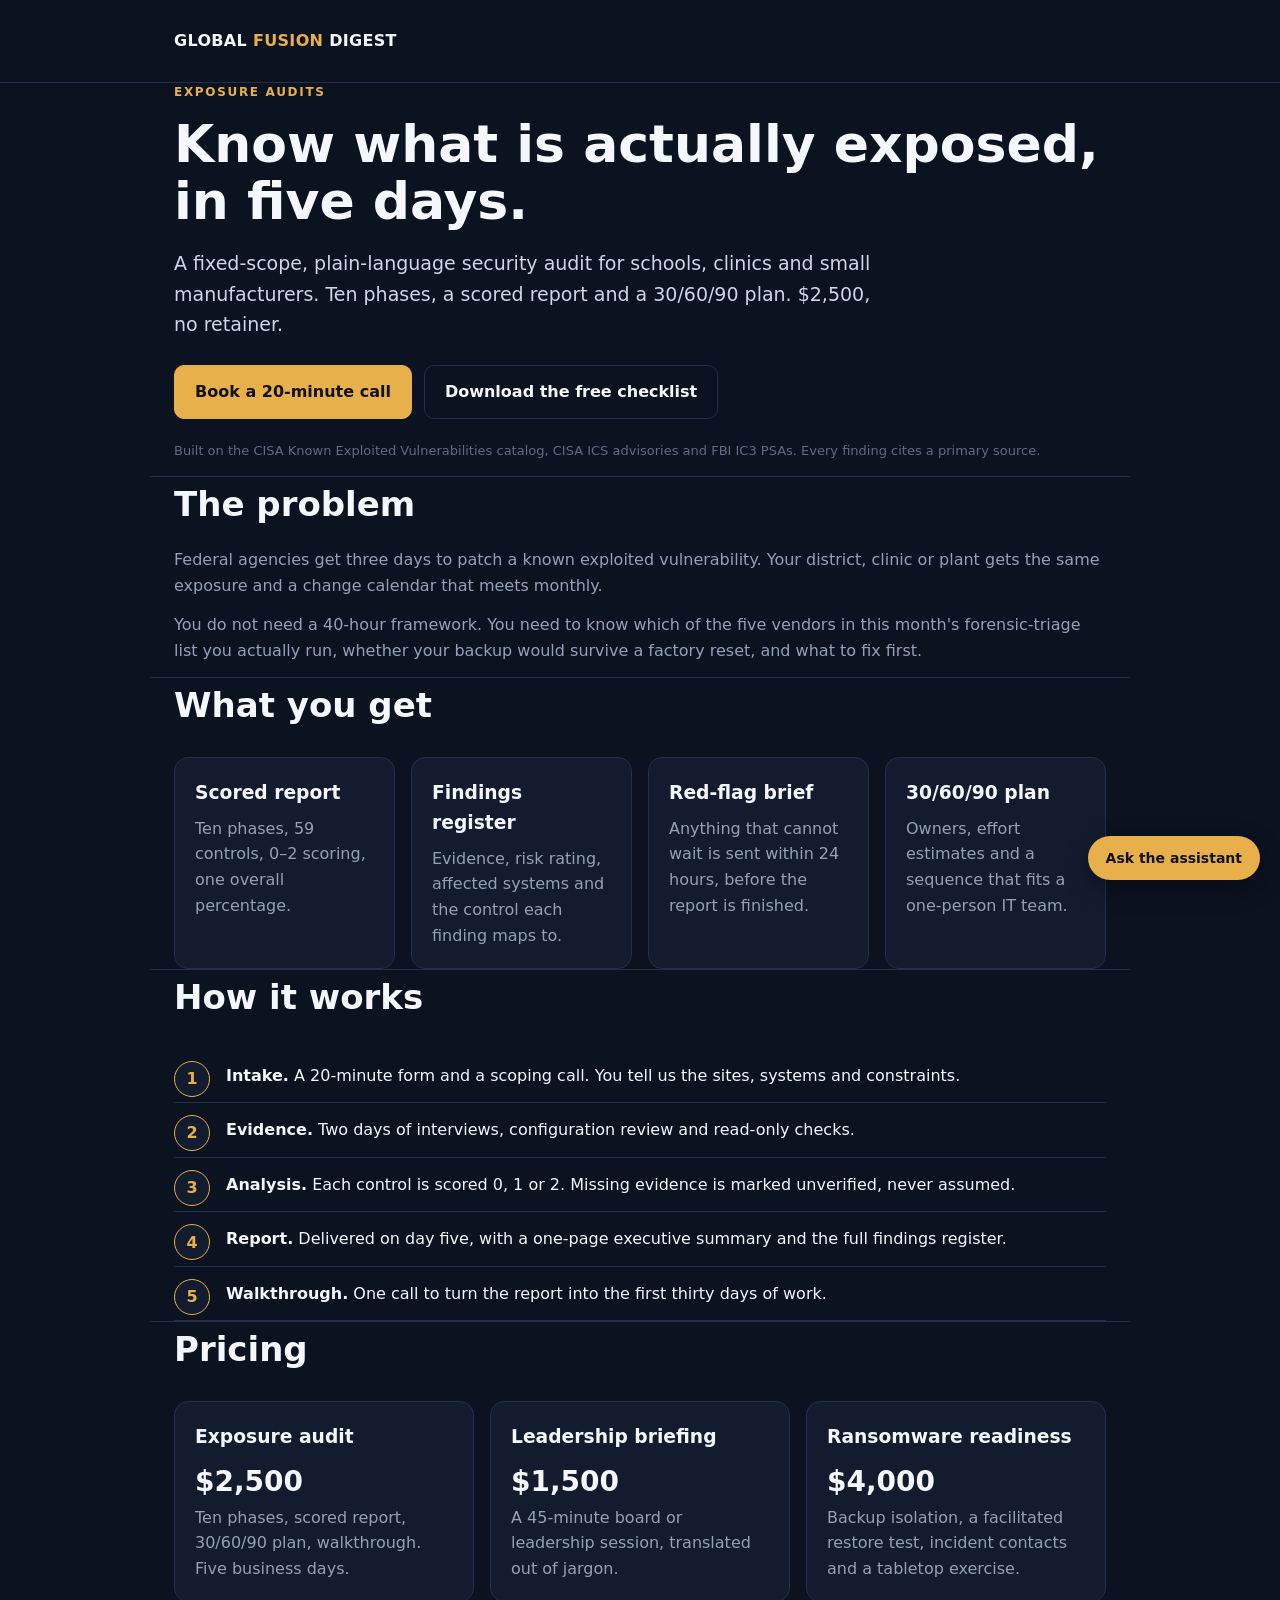
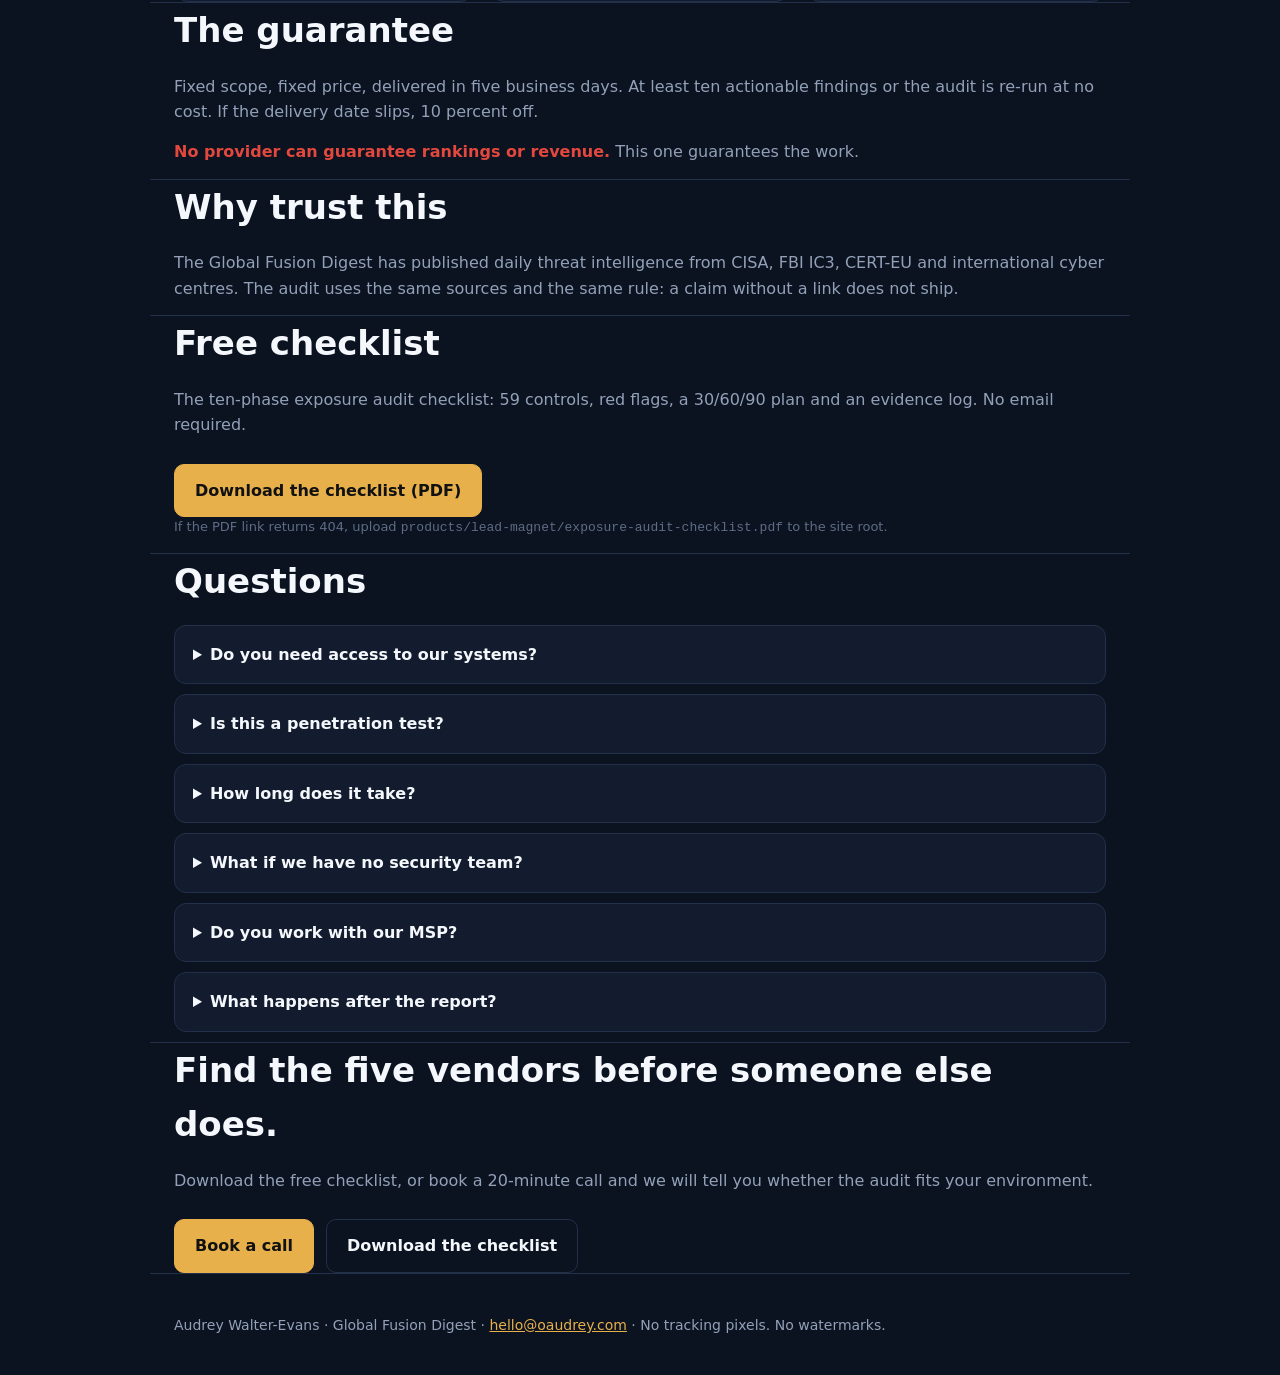
<file: index.html>
<!doctype html>
<html lang="en">
<head>
<meta charset="utf-8">
<meta name="viewport" content="width=device-width, initial-scale=1">
<title>Exposure audit for schools, clinics and small manufacturers | Global Fusion Digest</title>
<meta name="description" content="A fixed-scope, five-day exposure audit for organizations without a security team. Ten phases, scored report, 30/60/90 plan. $2,500. Built on CISA KEV, CISA ICS and FBI IC3 sources.">
<link rel="canonical" href="https://oaudrey.com/">
<!-- Replace hello@oaudrey.com with the monitored inbox before publishing. -->
<script type="application/ld+json">
{
  "@context": "https://schema.org",
  "@graph": [
    {
      "@type": "Person",
      "@id": "https://oaudrey.com/#person",
      "name": "Audrey Walter-Evans",
      "jobTitle": "Threat intelligence publisher and exposure auditor",
      "url": "https://oaudrey.com/",
      "sameAs": [
        "https://www.linkedin.com/in/audrey-evans-96a56552",
        "https://orcid.org/0009-0005-0663-7832",
        "https://scholar.google.com/citations?user=RUDcuAgAAAAJ",
        "https://github.com/midnghtsapphire"
      ]
    },
    {
      "@type": "Organization",
      "@id": "https://oaudrey.com/#org",
      "name": "Global Fusion Digest",
      "url": "https://oaudrey.com/",
      "founder": {"@id": "https://oaudrey.com/#person"}
    },
    {
      "@type": "Service",
      "name": "Exposure audit",
      "provider": {"@id": "https://oaudrey.com/#org"},
      "description": "Ten-phase, fixed-scope exposure audit for small organizations. Scored report, findings register, 30/60/90 plan and leadership walkthrough.",
      "offers": {"@type": "Offer", "price": "2500", "priceCurrency": "USD"}
    }
  ]
}
</script>
<style>
  :root{--bg:#0b1220;--panel:#131c2e;--text:#f4f7fb;--muted:#93a1b8;--amber:#e8b04b;--red:#e2483d;--line:#22304a}
  *{box-sizing:border-box}
  body{margin:0;background:var(--bg);color:var(--text);font:16px/1.6 system-ui,-apple-system,"Segoe UI",Roboto,sans-serif}
  a{color:var(--amber)}
  .wrap{max-width:980px;margin:0 auto;padding:0 24px}
  header{padding:28px 0;border-bottom:1px solid var(--line)}
  .brand{font-weight:700;letter-spacing:.02em}
  .brand span{color:var(--amber)}
  section{padding:64px 0;border-bottom:1px solid var(--line)}
  h1{font-size:clamp(30px,5vw,52px);line-height:1.1;margin:0 0 18px}
  h2{font-size:clamp(24px,3.5vw,34px);margin:0 0 16px}
  h3{margin:0 0 8px}
  p{margin:0 0 14px;color:var(--muted)}
  .eyebrow{color:var(--amber);text-transform:uppercase;letter-spacing:.14em;font-size:12px;font-weight:700}
  .lead{font-size:19px;color:#cdd7e6;max-width:720px}
  .cta{display:flex;gap:12px;flex-wrap:wrap;margin-top:26px}
  .btn{display:inline-block;padding:13px 20px;border-radius:10px;text-decoration:none;font-weight:700;border:1px solid var(--line)}
  .btn.primary{background:var(--amber);color:#111;border-color:var(--amber)}
  .btn.ghost{color:var(--text)}
  .grid{display:grid;gap:16px;grid-template-columns:repeat(auto-fit,minmax(220px,1fr));margin-top:24px}
  .card{background:var(--panel);border:1px solid var(--line);border-radius:14px;padding:20px}
  .card p{margin:0}
  .price{font-size:28px;font-weight:700;color:var(--text)}
  .steps{counter-reset:s;list-style:none;padding:0;margin:24px 0 0}
  .steps li{counter-increment:s;padding:14px 0 14px 52px;position:relative;border-bottom:1px solid var(--line)}
  .steps li:before{content:counter(s);position:absolute;left:0;top:12px;width:34px;height:34px;border-radius:50%;background:var(--panel);border:1px solid var(--amber);color:var(--amber);display:grid;place-items:center;font-weight:700}
  details{background:var(--panel);border:1px solid var(--line);border-radius:12px;padding:16px 18px;margin:10px 0}
  summary{cursor:pointer;font-weight:700}
  details p{margin:10px 0 0}
  .note{font-size:13px;color:#5e6c84}
  footer{padding:40px 0;color:var(--muted);font-size:14px}
  .flag{color:var(--red);font-weight:700}
</style>
</head>
<body>
<header><div class="wrap"><div class="brand">GLOBAL <span>FUSION</span> DIGEST</div></div></header>

<section class="wrap">
  <p class="eyebrow">Exposure audits</p>
  <h1>Know what is actually exposed, in five days.</h1>
  <p class="lead">A fixed-scope, plain-language security audit for schools, clinics and small manufacturers. Ten phases, a scored report and a 30/60/90 plan. $2,500, no retainer.</p>
  <div class="cta">
    <a class="btn primary" href="mailto:hello@oaudrey.com?subject=Exposure%20audit%20call">Book a 20-minute call</a>
    <a class="btn ghost" href="#checklist">Download the free checklist</a>
  </div>
  <p class="note" style="margin-top:22px">Built on the CISA Known Exploited Vulnerabilities catalog, CISA ICS advisories and FBI IC3 PSAs. Every finding cites a primary source.</p>
</section>

<section class="wrap">
  <h2>The problem</h2>
  <p>Federal agencies get three days to patch a known exploited vulnerability. Your district, clinic or plant gets the same exposure and a change calendar that meets monthly.</p>
  <p>You do not need a 40-hour framework. You need to know which of the five vendors in this month's forensic-triage list you actually run, whether your backup would survive a factory reset, and what to fix first.</p>
</section>

<section class="wrap">
  <h2>What you get</h2>
  <div class="grid">
    <div class="card"><h3>Scored report</h3><p>Ten phases, 59 controls, 0–2 scoring, one overall percentage.</p></div>
    <div class="card"><h3>Findings register</h3><p>Evidence, risk rating, affected systems and the control each finding maps to.</p></div>
    <div class="card"><h3>Red-flag brief</h3><p>Anything that cannot wait is sent within 24 hours, before the report is finished.</p></div>
    <div class="card"><h3>30/60/90 plan</h3><p>Owners, effort estimates and a sequence that fits a one-person IT team.</p></div>
  </div>
</section>

<section class="wrap">
  <h2>How it works</h2>
  <ol class="steps">
    <li><strong>Intake.</strong> A 20-minute form and a scoping call. You tell us the sites, systems and constraints.</li>
    <li><strong>Evidence.</strong> Two days of interviews, configuration review and read-only checks.</li>
    <li><strong>Analysis.</strong> Each control is scored 0, 1 or 2. Missing evidence is marked unverified, never assumed.</li>
    <li><strong>Report.</strong> Delivered on day five, with a one-page executive summary and the full findings register.</li>
    <li><strong>Walkthrough.</strong> One call to turn the report into the first thirty days of work.</li>
  </ol>
</section>

<section class="wrap">
  <h2>Pricing</h2>
  <div class="grid">
    <div class="card"><h3>Exposure audit</h3><p class="price">$2,500</p><p>Ten phases, scored report, 30/60/90 plan, walkthrough. Five business days.</p></div>
    <div class="card"><h3>Leadership briefing</h3><p class="price">$1,500</p><p>A 45-minute board or leadership session, translated out of jargon.</p></div>
    <div class="card"><h3>Ransomware readiness</h3><p class="price">$4,000</p><p>Backup isolation, a facilitated restore test, incident contacts and a tabletop exercise.</p></div>
  </div>
</section>

<section class="wrap">
  <h2>The guarantee</h2>
  <p>Fixed scope, fixed price, delivered in five business days. At least ten actionable findings or the audit is re-run at no cost. If the delivery date slips, 10 percent off.</p>
  <p><span class="flag">No provider can guarantee rankings or revenue.</span> This one guarantees the work.</p>
</section>

<section class="wrap">
  <h2>Why trust this</h2>
  <p>The Global Fusion Digest has published daily threat intelligence from CISA, FBI IC3, CERT-EU and international cyber centres. The audit uses the same sources and the same rule: a claim without a link does not ship.</p>
</section>

<section class="wrap" id="checklist">
  <h2>Free checklist</h2>
  <p>The ten-phase exposure audit checklist: 59 controls, red flags, a 30/60/90 plan and an evidence log. No email required.</p>
  <div class="cta"><a class="btn primary" href="exposure-audit-checklist.pdf">Download the checklist (PDF)</a></div>
  <p class="note">If the PDF link returns 404, upload <code>products/lead-magnet/exposure-audit-checklist.pdf</code> to the site root.</p>
</section>

<section class="wrap">
  <h2>Questions</h2>
  <details><summary>Do you need access to our systems?</summary><p>Read-only access to the systems in scope, or screenshots and a shared session. No agents installed without agreement.</p></details>
  <details><summary>Is this a penetration test?</summary><p>No. It is a configuration, exposure and readiness audit. Penetration testing is quoted separately.</p></details>
  <details><summary>How long does it take?</summary><p>Five business days from access, assuming the intake form is returned within one day.</p></details>
  <details><summary>What if we have no security team?</summary><p>That is the design. The report is written for one IT person and a leadership team that does not speak jargon.</p></details>
  <details><summary>Do you work with our MSP?</summary><p>Yes. The audit can be delivered alongside your MSP, and the findings are written so they can act on them.</p></details>
  <details><summary>What happens after the report?</summary><p>A 60-minute walkthrough and a 30/60/90 plan. Remediation support is optional and quoted separately.</p></details>
</section>

<section class="wrap">
  <h2>Find the five vendors before someone else does.</h2>
  <p>Download the free checklist, or book a 20-minute call and we will tell you whether the audit fits your environment.</p>
  <div class="cta">
    <a class="btn primary" href="mailto:hello@oaudrey.com?subject=Exposure%20audit%20call">Book a call</a>
    <a class="btn ghost" href="exposure-audit-checklist.pdf">Download the checklist</a>
  </div>
</section>

<footer><div class="wrap">Audrey Walter-Evans · Global Fusion Digest · <a href="mailto:hello@oaudrey.com">hello@oaudrey.com</a> · No tracking pixels. No watermarks.</div></footer>
<script src="assistant.js" defer></script>
</body>
</html>
</file>
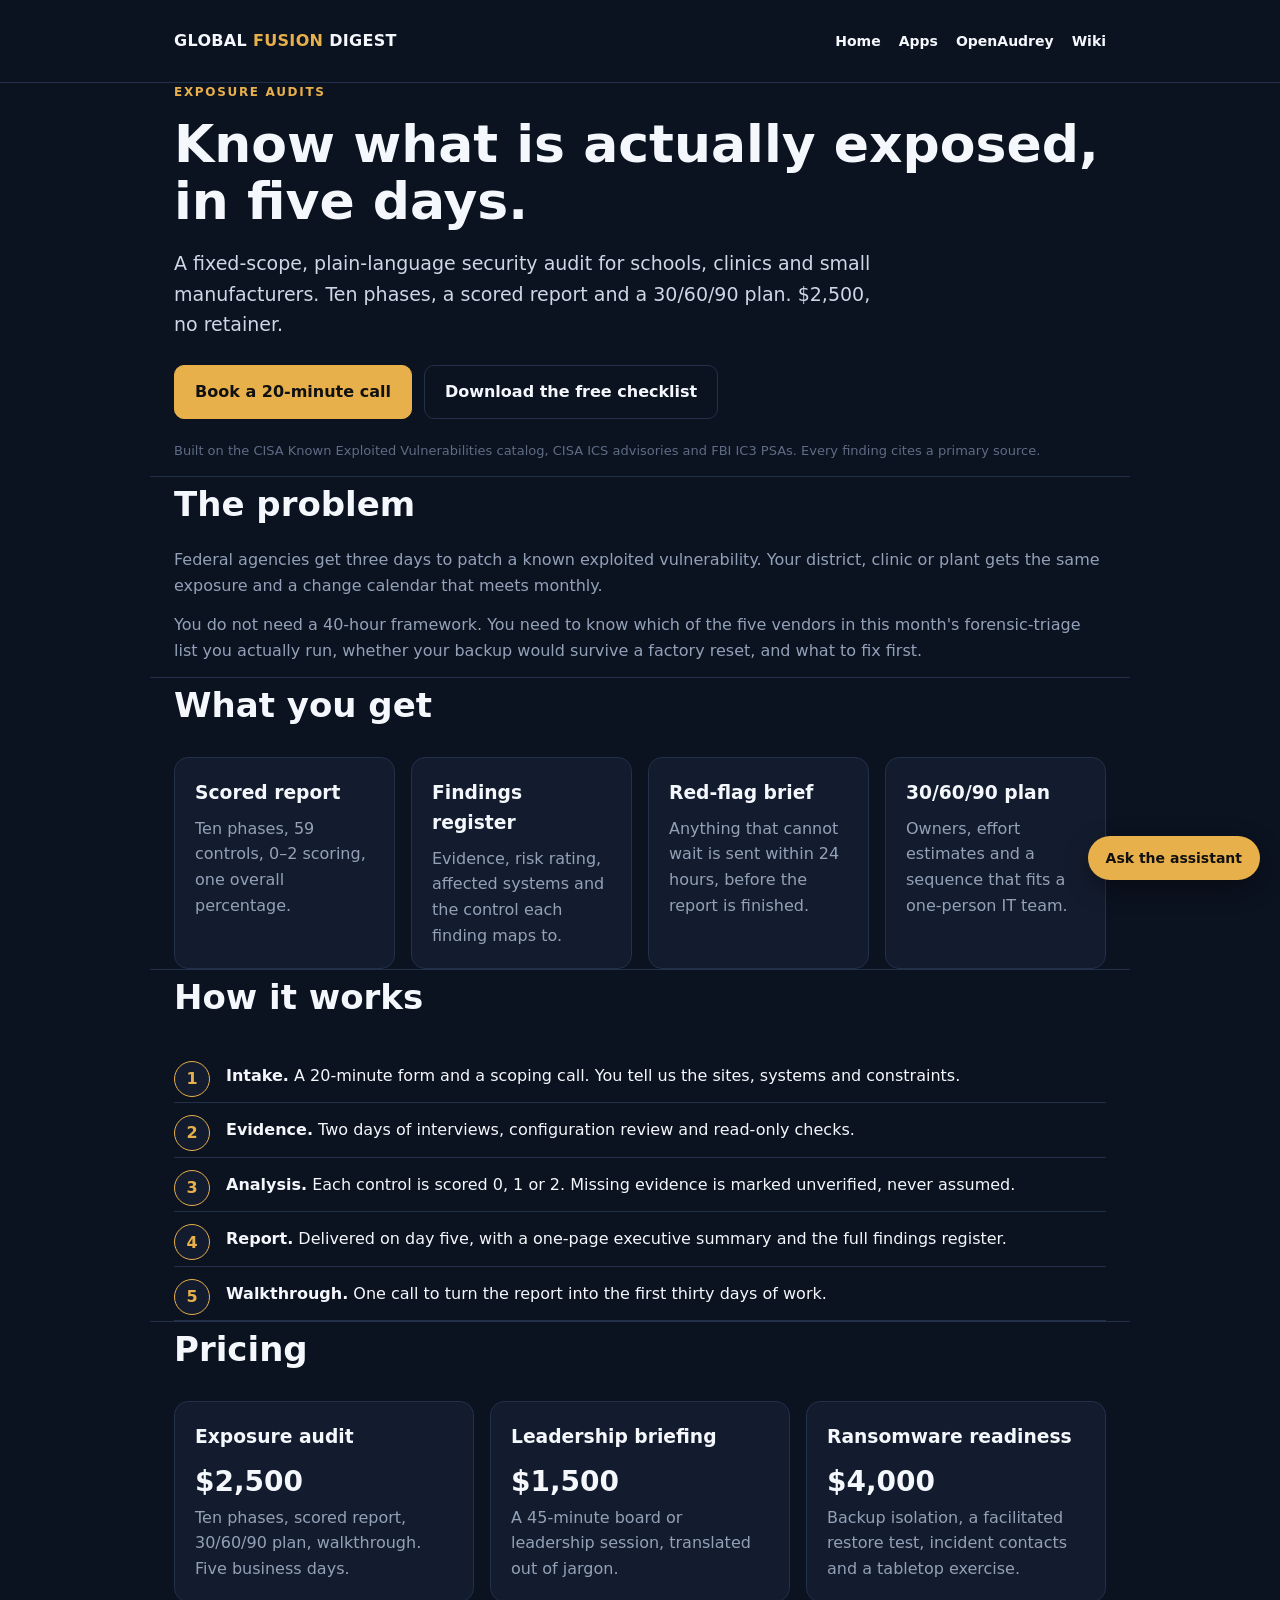
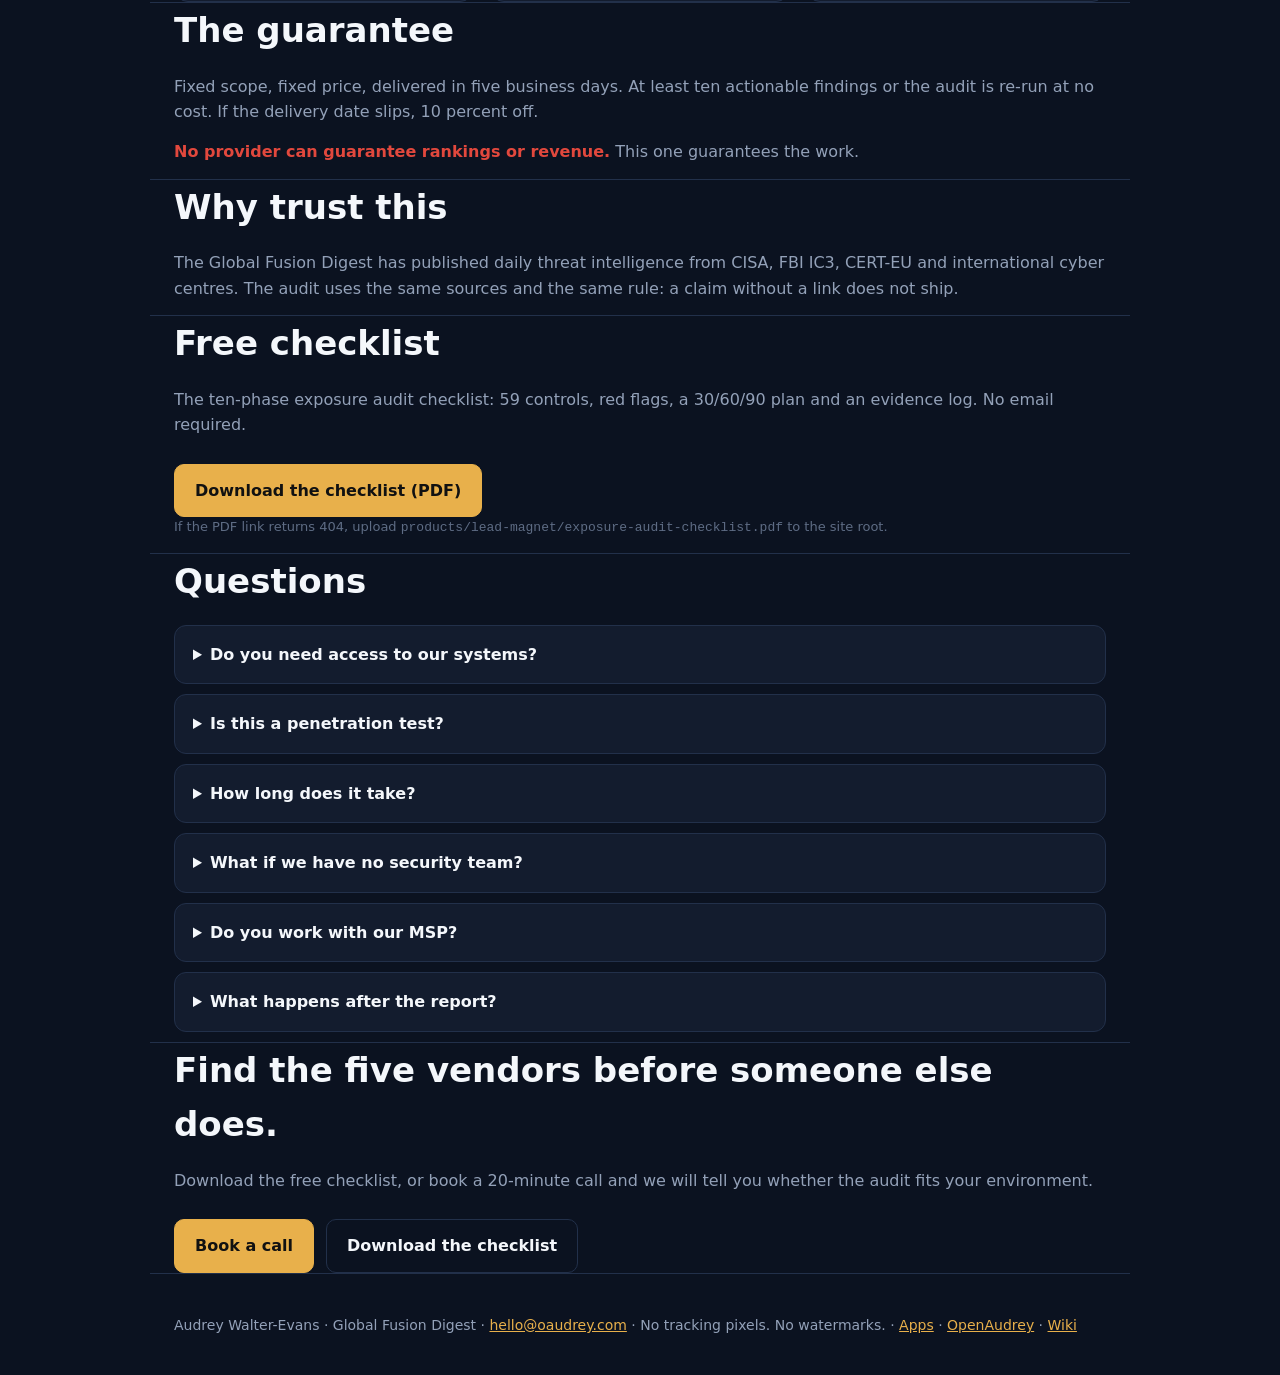
<file: site/index.html>
<!doctype html>
<html lang="en">
<head>
<meta charset="utf-8">
<meta name="viewport" content="width=device-width, initial-scale=1">
<title>Exposure audit for schools, clinics and small manufacturers | Global Fusion Digest</title>
<meta name="description" content="A fixed-scope, five-day exposure audit for organizations without a security team. Ten phases, scored report, 30/60/90 plan. $2,500. Built on CISA KEV, CISA ICS and FBI IC3 sources.">
<link rel="canonical" href="https://oaudrey.com/">
<!-- Replace hello@oaudrey.com with the monitored inbox before publishing. -->
<script type="application/ld+json">
{
  "@context": "https://schema.org",
  "@graph": [
    {
      "@type": "Person",
      "@id": "https://oaudrey.com/#person",
      "name": "Audrey Walter-Evans",
      "jobTitle": "Threat intelligence publisher and exposure auditor",
      "url": "https://oaudrey.com/",
      "sameAs": [
        "https://www.linkedin.com/in/audrey-evans-96a56552",
        "https://orcid.org/0009-0004-9108-3995",
        "https://scholar.google.com/citations?user=RUDcuAgAAAAJ",
        "https://github.com/midnghtsapphire"
      ]
    },
    {
      "@type": "Organization",
      "@id": "https://oaudrey.com/#org",
      "name": "Global Fusion Digest",
      "url": "https://oaudrey.com/",
      "founder": {"@id": "https://oaudrey.com/#person"}
    },
    {
      "@type": "Service",
      "name": "Exposure audit",
      "provider": {"@id": "https://oaudrey.com/#org"},
      "description": "Ten-phase, fixed-scope exposure audit for small organizations. Scored report, findings register, 30/60/90 plan and leadership walkthrough.",
      "offers": {"@type": "Offer", "price": "2500", "priceCurrency": "USD"}
    }
  ]
}
</script>
<style>
  :root{--bg:#0b1220;--panel:#131c2e;--text:#f4f7fb;--muted:#93a1b8;--amber:#e8b04b;--red:#e2483d;--line:#22304a}
  *{box-sizing:border-box}
  body{margin:0;background:var(--bg);color:var(--text);font:16px/1.6 system-ui,-apple-system,"Segoe UI",Roboto,sans-serif}
  a{color:var(--amber)}
  .wrap{max-width:980px;margin:0 auto;padding:0 24px}
  header{padding:28px 0;border-bottom:1px solid var(--line)}
  .brand{font-weight:700;letter-spacing:.02em}
  .brand span{color:var(--amber)}
  section{padding:64px 0;border-bottom:1px solid var(--line)}
  h1{font-size:clamp(30px,5vw,52px);line-height:1.1;margin:0 0 18px}
  h2{font-size:clamp(24px,3.5vw,34px);margin:0 0 16px}
  h3{margin:0 0 8px}
  p{margin:0 0 14px;color:var(--muted)}
  .eyebrow{color:var(--amber);text-transform:uppercase;letter-spacing:.14em;font-size:12px;font-weight:700}
  .lead{font-size:19px;color:#cdd7e6;max-width:720px}
  .cta{display:flex;gap:12px;flex-wrap:wrap;margin-top:26px}
  .btn{display:inline-block;padding:13px 20px;border-radius:10px;text-decoration:none;font-weight:700;border:1px solid var(--line)}
  .btn.primary{background:var(--amber);color:#111;border-color:var(--amber)}
  .btn.ghost{color:var(--text)}
  .grid{display:grid;gap:16px;grid-template-columns:repeat(auto-fit,minmax(220px,1fr));margin-top:24px}
  .card{background:var(--panel);border:1px solid var(--line);border-radius:14px;padding:20px}
  .card p{margin:0}
  .price{font-size:28px;font-weight:700;color:var(--text)}
  .steps{counter-reset:s;list-style:none;padding:0;margin:24px 0 0}
  .steps li{counter-increment:s;padding:14px 0 14px 52px;position:relative;border-bottom:1px solid var(--line)}
  .steps li:before{content:counter(s);position:absolute;left:0;top:12px;width:34px;height:34px;border-radius:50%;background:var(--panel);border:1px solid var(--amber);color:var(--amber);display:grid;place-items:center;font-weight:700}
  details{background:var(--panel);border:1px solid var(--line);border-radius:12px;padding:16px 18px;margin:10px 0}
  summary{cursor:pointer;font-weight:700}
  details p{margin:10px 0 0}
  .note{font-size:13px;color:#5e6c84}
  footer{padding:40px 0;color:var(--muted);font-size:14px}
  .flag{color:var(--red);font-weight:700}
  /* 2026-11-27 WebForge: nav for the new Apps directory. Landing content is unchanged. */
  header .wrap{display:flex;align-items:center;justify-content:space-between;gap:16px;flex-wrap:wrap}
  .brand a{color:inherit;text-decoration:none}
  .nav a{color:var(--text);text-decoration:none;margin-left:0;margin-right:18px;font-weight:600;font-size:14px}
  .nav a:last-child{margin-right:0}
  .nav a:hover,.nav a[aria-current="page"]{color:var(--amber)}
</style>
</head>
<body>
<header><div class="wrap"><div class="brand"><a href="/">GLOBAL <span>FUSION</span> DIGEST</a></div><nav class="nav" aria-label="Site"><a href="/">Home</a><a href="/apps">Apps</a><a href="/openaudrey/">OpenAudrey</a><a href="https://wiki.oaudrey.com">Wiki</a></nav></div></header>

<section class="wrap">
  <p class="eyebrow">Exposure audits</p>
  <h1>Know what is actually exposed, in five days.</h1>
  <p class="lead">A fixed-scope, plain-language security audit for schools, clinics and small manufacturers. Ten phases, a scored report and a 30/60/90 plan. $2,500, no retainer.</p>
  <div class="cta">
    <a class="btn primary" href="mailto:hello@oaudrey.com?subject=Exposure%20audit%20call">Book a 20-minute call</a>
    <a class="btn ghost" href="#checklist">Download the free checklist</a>
  </div>
  <p class="note" style="margin-top:22px">Built on the CISA Known Exploited Vulnerabilities catalog, CISA ICS advisories and FBI IC3 PSAs. Every finding cites a primary source.</p>
</section>

<section class="wrap">
  <h2>The problem</h2>
  <p>Federal agencies get three days to patch a known exploited vulnerability. Your district, clinic or plant gets the same exposure and a change calendar that meets monthly.</p>
  <p>You do not need a 40-hour framework. You need to know which of the five vendors in this month's forensic-triage list you actually run, whether your backup would survive a factory reset, and what to fix first.</p>
</section>

<section class="wrap">
  <h2>What you get</h2>
  <div class="grid">
    <div class="card"><h3>Scored report</h3><p>Ten phases, 59 controls, 0–2 scoring, one overall percentage.</p></div>
    <div class="card"><h3>Findings register</h3><p>Evidence, risk rating, affected systems and the control each finding maps to.</p></div>
    <div class="card"><h3>Red-flag brief</h3><p>Anything that cannot wait is sent within 24 hours, before the report is finished.</p></div>
    <div class="card"><h3>30/60/90 plan</h3><p>Owners, effort estimates and a sequence that fits a one-person IT team.</p></div>
  </div>
</section>

<section class="wrap">
  <h2>How it works</h2>
  <ol class="steps">
    <li><strong>Intake.</strong> A 20-minute form and a scoping call. You tell us the sites, systems and constraints.</li>
    <li><strong>Evidence.</strong> Two days of interviews, configuration review and read-only checks.</li>
    <li><strong>Analysis.</strong> Each control is scored 0, 1 or 2. Missing evidence is marked unverified, never assumed.</li>
    <li><strong>Report.</strong> Delivered on day five, with a one-page executive summary and the full findings register.</li>
    <li><strong>Walkthrough.</strong> One call to turn the report into the first thirty days of work.</li>
  </ol>
</section>

<section class="wrap">
  <h2>Pricing</h2>
  <div class="grid">
    <div class="card"><h3>Exposure audit</h3><p class="price">$2,500</p><p>Ten phases, scored report, 30/60/90 plan, walkthrough. Five business days.</p></div>
    <div class="card"><h3>Leadership briefing</h3><p class="price">$1,500</p><p>A 45-minute board or leadership session, translated out of jargon.</p></div>
    <div class="card"><h3>Ransomware readiness</h3><p class="price">$4,000</p><p>Backup isolation, a facilitated restore test, incident contacts and a tabletop exercise.</p></div>
  </div>
</section>

<section class="wrap">
  <h2>The guarantee</h2>
  <p>Fixed scope, fixed price, delivered in five business days. At least ten actionable findings or the audit is re-run at no cost. If the delivery date slips, 10 percent off.</p>
  <p><span class="flag">No provider can guarantee rankings or revenue.</span> This one guarantees the work.</p>
</section>

<section class="wrap">
  <h2>Why trust this</h2>
  <p>The Global Fusion Digest has published daily threat intelligence from CISA, FBI IC3, CERT-EU and international cyber centres. The audit uses the same sources and the same rule: a claim without a link does not ship.</p>
</section>

<section class="wrap" id="checklist">
  <h2>Free checklist</h2>
  <p>The ten-phase exposure audit checklist: 59 controls, red flags, a 30/60/90 plan and an evidence log. No email required.</p>
  <div class="cta"><a class="btn primary" href="exposure-audit-checklist.pdf">Download the checklist (PDF)</a></div>
  <p class="note">If the PDF link returns 404, upload <code>products/lead-magnet/exposure-audit-checklist.pdf</code> to the site root.</p>
</section>

<section class="wrap">
  <h2>Questions</h2>
  <details><summary>Do you need access to our systems?</summary><p>Read-only access to the systems in scope, or screenshots and a shared session. No agents installed without agreement.</p></details>
  <details><summary>Is this a penetration test?</summary><p>No. It is a configuration, exposure and readiness audit. Penetration testing is quoted separately.</p></details>
  <details><summary>How long does it take?</summary><p>Five business days from access, assuming the intake form is returned within one day.</p></details>
  <details><summary>What if we have no security team?</summary><p>That is the design. The report is written for one IT person and a leadership team that does not speak jargon.</p></details>
  <details><summary>Do you work with our MSP?</summary><p>Yes. The audit can be delivered alongside your MSP, and the findings are written so they can act on them.</p></details>
  <details><summary>What happens after the report?</summary><p>A 60-minute walkthrough and a 30/60/90 plan. Remediation support is optional and quoted separately.</p></details>
</section>

<section class="wrap">
  <h2>Find the five vendors before someone else does.</h2>
  <p>Download the free checklist, or book a 20-minute call and we will tell you whether the audit fits your environment.</p>
  <div class="cta">
    <a class="btn primary" href="mailto:hello@oaudrey.com?subject=Exposure%20audit%20call">Book a call</a>
    <a class="btn ghost" href="exposure-audit-checklist.pdf">Download the checklist</a>
  </div>
</section>

<footer><div class="wrap">Audrey Walter-Evans · Global Fusion Digest · <a href="mailto:hello@oaudrey.com">hello@oaudrey.com</a> · No tracking pixels. No watermarks. · <a href="/apps">Apps</a> · <a href="/openaudrey/">OpenAudrey</a> · <a href="https://wiki.oaudrey.com">Wiki</a></div></footer>
<script src="assistant.js" defer></script>
</body>
</html>
</file>
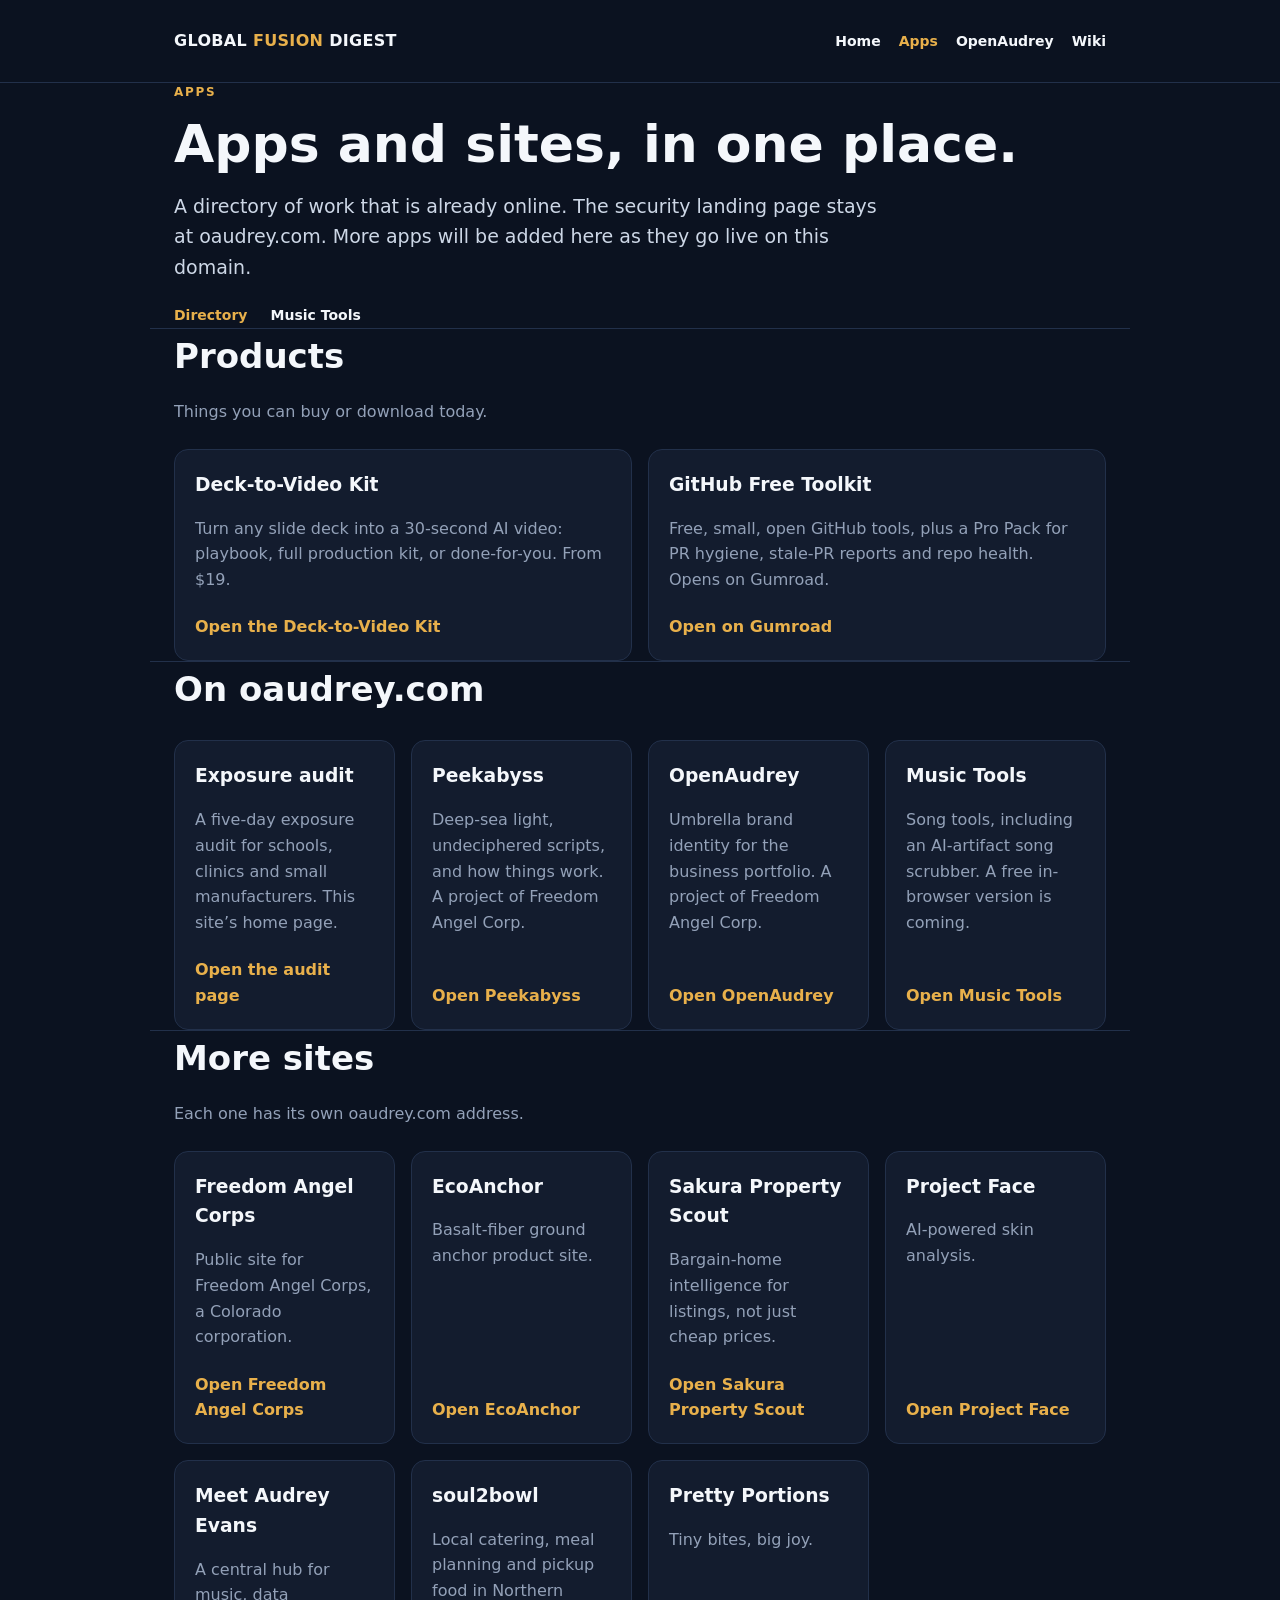
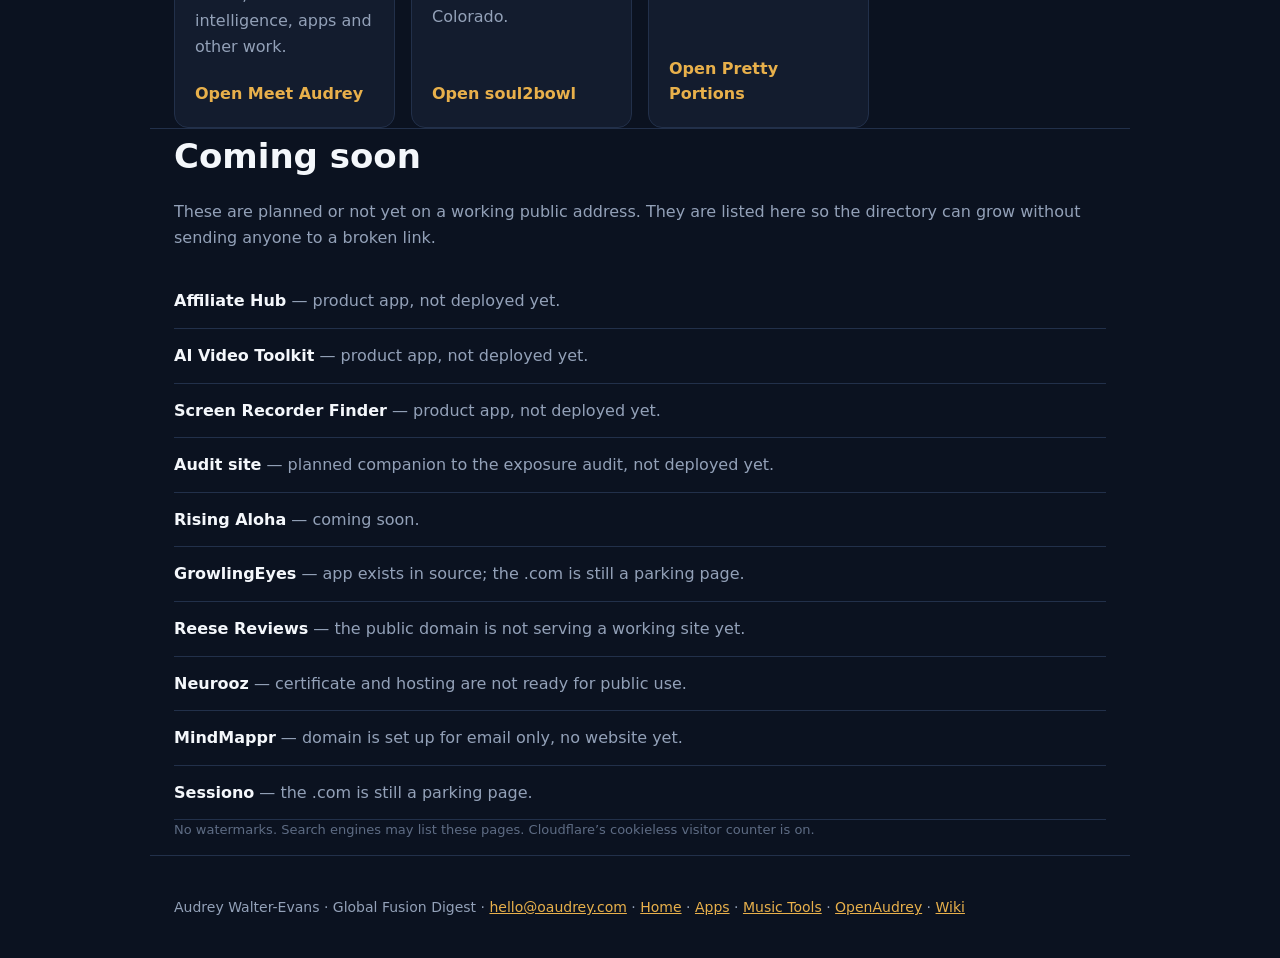
<file: site/apps/index.html>
<!doctype html>
<html lang="en">
<head>
<meta charset="utf-8">
<meta name="viewport" content="width=device-width, initial-scale=1">
<title>Apps | Global Fusion Digest</title>
<meta name="description" content="Apps and sites from Audrey Walter-Evans, reachable from oaudrey.com.">
<link rel="canonical" href="https://oaudrey.com/apps">
<style>
  :root{--bg:#0b1220;--panel:#131c2e;--text:#f4f7fb;--muted:#93a1b8;--amber:#e8b04b;--red:#e2483d;--line:#22304a}
  *{box-sizing:border-box}
  body{margin:0;background:var(--bg);color:var(--text);font:16px/1.6 system-ui,-apple-system,"Segoe UI",Roboto,sans-serif}
  a{color:var(--amber)}
  .wrap{max-width:980px;margin:0 auto;padding:0 24px}
  header{padding:28px 0;border-bottom:1px solid var(--line)}
  header .wrap{display:flex;align-items:center;justify-content:space-between;gap:16px;flex-wrap:wrap}
  .brand{font-weight:700;letter-spacing:.02em}
  .brand span{color:var(--amber)}
  .brand a{color:inherit;text-decoration:none}
  .nav a{color:var(--text);text-decoration:none;margin-right:18px;font-weight:600;font-size:14px}
  .nav a:last-child{margin-right:0}
  .nav a:hover,.nav a[aria-current="page"]{color:var(--amber)}
  section{padding:64px 0;border-bottom:1px solid var(--line)}
  h1{font-size:clamp(30px,5vw,52px);line-height:1.1;margin:0 0 18px}
  h2{font-size:clamp(24px,3.5vw,34px);margin:0 0 16px}
  h3{margin:0 0 8px}
  p{margin:0 0 14px;color:var(--muted)}
  .eyebrow{color:var(--amber);text-transform:uppercase;letter-spacing:.14em;font-size:12px;font-weight:700}
  .lead{font-size:19px;color:#cdd7e6;max-width:720px}
  .grid{display:grid;gap:16px;grid-template-columns:repeat(auto-fit,minmax(220px,1fr));margin-top:24px}
  .card{background:var(--panel);border:1px solid var(--line);border-radius:14px;padding:20px;display:flex;flex-direction:column;gap:8px}
  .card p{margin:0}
  .card a.btn{margin-top:auto;padding-top:14px;font-weight:700;text-decoration:none}
  .soon{list-style:none;padding:0;margin:24px 0 0}
  .soon li{padding:14px 0;border-bottom:1px solid var(--line);color:var(--muted)}
  .soon strong{color:var(--text)}
  .note{font-size:13px;color:#5e6c84}
  .subnav{margin-top:20px}
  .subnav a{color:var(--text);text-decoration:none;margin-right:18px;font-weight:600;font-size:14px}
  .subnav a:hover,.subnav a[aria-current="page"]{color:var(--amber)}
  .badge{color:var(--amber);text-transform:uppercase;letter-spacing:.14em;font-size:12px;font-weight:700}
  footer{padding:40px 0;color:var(--muted);font-size:14px}
</style>
</head>
<body>
<header><div class="wrap"><div class="brand"><a href="/">GLOBAL <span>FUSION</span> DIGEST</a></div><nav class="nav" aria-label="Site"><a href="/">Home</a><a href="/apps" aria-current="page">Apps</a><a href="/openaudrey/">OpenAudrey</a><a href="https://wiki.oaudrey.com">Wiki</a></nav></div></header>

<section class="wrap">
  <p class="eyebrow">Apps</p>
  <h1>Apps and sites, in one place.</h1>
  <p class="lead">A directory of work that is already online. The security landing page stays at oaudrey.com. More apps will be added here as they go live on this domain.</p>
  <nav class="subnav" aria-label="Apps sections">
    <a href="/apps" aria-current="page">Directory</a>
    <a href="/apps/music/">Music Tools</a>
  </nav>
</section>

<section class="wrap">
  <h2>Products</h2>
  <p>Things you can buy or download today.</p>
  <div class="grid">
    <article class="card">
      <h3>Deck-to-Video Kit</h3>
      <p>Turn any slide deck into a 30-second AI video: playbook, full production kit, or done-for-you. From $19.</p>
      <a class="btn" href="https://deck-to-video.oaudrey.com/">Open the Deck-to-Video Kit</a>
    </article>
    <article class="card">
      <h3>GitHub Free Toolkit</h3>
      <p>Free, small, open GitHub tools, plus a Pro Pack for PR hygiene, stale-PR reports and repo health. Opens on Gumroad.</p>
      <a class="btn" href="https://angelreporter.gumroad.com/l/fpxeyn">Open on Gumroad</a>
    </article>
  </div>
</section>

<section class="wrap">
  <h2>On oaudrey.com</h2>
  <div class="grid">
    <article class="card">
      <h3>Exposure audit</h3>
      <p>A five-day exposure audit for schools, clinics and small manufacturers. This site’s home page.</p>
      <a class="btn" href="/">Open the audit page</a>
    </article>
    <article class="card">
      <h3>Peekabyss</h3>
      <p>Deep-sea light, undeciphered scripts, and how things work. A project of Freedom Angel Corp.</p>
      <a class="btn" href="/peekabyss">Open Peekabyss</a>
    </article>
    <article class="card">
      <h3>OpenAudrey</h3>
      <p>Umbrella brand identity for the business portfolio. A project of Freedom Angel Corp.</p>
      <a class="btn" href="/openaudrey/">Open OpenAudrey</a>
    </article>
    <article class="card">
      <h3>Music Tools</h3>
      <p>Song tools, including an AI-artifact song scrubber. A free in-browser version is coming.</p>
      <a class="btn" href="/apps/music/">Open Music Tools</a>
    </article>
  </div>
</section>

<section class="wrap">
  <h2>More sites</h2>
  <p>Each one has its own oaudrey.com address.</p>
  <div class="grid">
    <article class="card">
      <h3>Freedom Angel Corps</h3>
      <p>Public site for Freedom Angel Corps, a Colorado corporation.</p>
      <a class="btn" href="https://fac.oaudrey.com/">Open Freedom Angel Corps</a>
    </article>
    <article class="card">
      <h3>EcoAnchor</h3>
      <p>Basalt-fiber ground anchor product site.</p>
      <a class="btn" href="https://ecoanchor.oaudrey.com/">Open EcoAnchor</a>
    </article>
    <article class="card">
      <h3>Sakura Property Scout</h3>
      <p>Bargain-home intelligence for listings, not just cheap prices.</p>
      <a class="btn" href="https://sakura.oaudrey.com/">Open Sakura Property Scout</a>
    </article>
    <article class="card">
      <h3>Project Face</h3>
      <p>AI-powered skin analysis.</p>
      <a class="btn" href="https://project-face.oaudrey.com/project-face/">Open Project Face</a>
    </article>
    <article class="card">
      <h3>Meet Audrey Evans</h3>
      <p>A central hub for music, data intelligence, apps and other work.</p>
      <a class="btn" href="https://meetaudrey.oaudrey.com/">Open Meet Audrey</a>
    </article>
    <article class="card">
      <h3>soul2bowl</h3>
      <p>Local catering, meal planning and pickup food in Northern Colorado.</p>
      <a class="btn" href="https://soul2bowl.oaudrey.com/">Open soul2bowl</a>
    </article>
    <article class="card">
      <h3>Pretty Portions</h3>
      <p>Tiny bites, big joy.</p>
      <a class="btn" href="https://pretty-portions.oaudrey.com/">Open Pretty Portions</a>
    </article>
  </div>
</section>

<section class="wrap">
  <h2>Coming soon</h2>
  <p>These are planned or not yet on a working public address. They are listed here so the directory can grow without sending anyone to a broken link.</p>
  <ul class="soon">
    <li><strong>Affiliate Hub</strong> — product app, not deployed yet.</li>
    <li><strong>AI Video Toolkit</strong> — product app, not deployed yet.</li>
    <li><strong>Screen Recorder Finder</strong> — product app, not deployed yet.</li>
    <li><strong>Audit site</strong> — planned companion to the exposure audit, not deployed yet.</li>
    <li><strong>Rising Aloha</strong> — coming soon.</li>
    <li><strong>GrowlingEyes</strong> — app exists in source; the .com is still a parking page.</li>
    <li><strong>Reese Reviews</strong> — the public domain is not serving a working site yet.</li>
    <li><strong>Neurooz</strong> — certificate and hosting are not ready for public use.</li>
    <li><strong>MindMappr</strong> — domain is set up for email only, no website yet.</li>
    <li><strong>Sessiono</strong> — the .com is still a parking page.</li>
  </ul>
  <p class="note">No watermarks. Search engines may list these pages. Cloudflare’s cookieless visitor counter is on.</p>
</section>

<footer><div class="wrap">Audrey Walter-Evans · Global Fusion Digest · <a href="mailto:hello@oaudrey.com">hello@oaudrey.com</a> · <a href="/">Home</a> · <a href="/apps">Apps</a> · <a href="/apps/music/">Music Tools</a> · <a href="/openaudrey/">OpenAudrey</a> · <a href="https://wiki.oaudrey.com">Wiki</a></div></footer>
</body>
</html>
</file>
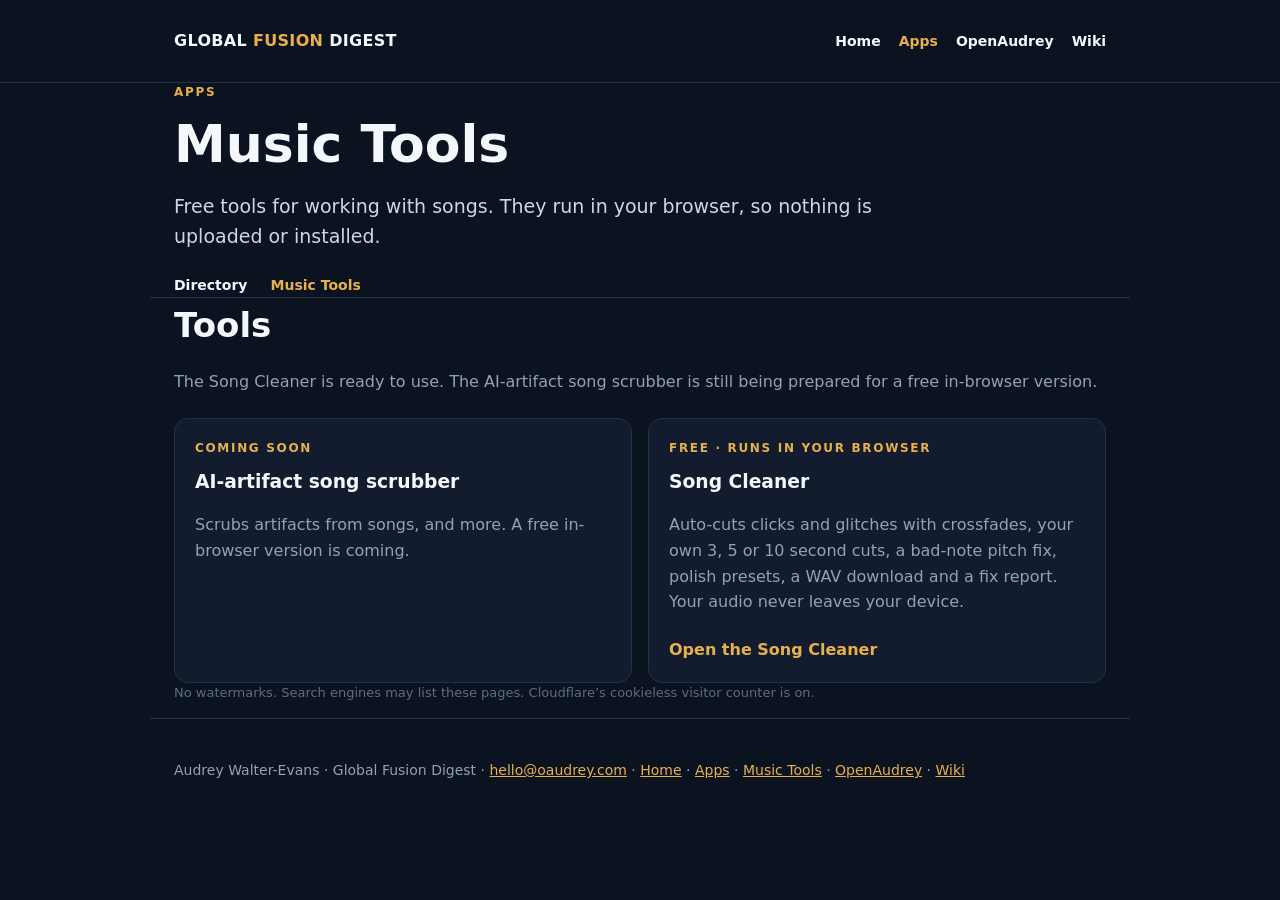
<file: site/apps/music/index.html>
<!doctype html>
<html lang="en">
<head>
<meta charset="utf-8">
<meta name="viewport" content="width=device-width, initial-scale=1">
<title>Music Tools | Global Fusion Digest</title>
<meta name="description" content="Free music tools from Audrey Walter-Evans that run in your browser: the Song Cleaner, with an AI-artifact song scrubber coming soon.">
<link rel="canonical" href="https://oaudrey.com/apps/music">
<style>
  :root{--bg:#0b1220;--panel:#131c2e;--text:#f4f7fb;--muted:#93a1b8;--amber:#e8b04b;--red:#e2483d;--line:#22304a}
  *{box-sizing:border-box}
  body{margin:0;background:var(--bg);color:var(--text);font:16px/1.6 system-ui,-apple-system,"Segoe UI",Roboto,sans-serif}
  a{color:var(--amber)}
  .wrap{max-width:980px;margin:0 auto;padding:0 24px}
  header{padding:28px 0;border-bottom:1px solid var(--line)}
  header .wrap{display:flex;align-items:center;justify-content:space-between;gap:16px;flex-wrap:wrap}
  .brand{font-weight:700;letter-spacing:.02em}
  .brand span{color:var(--amber)}
  .brand a{color:inherit;text-decoration:none}
  .nav a{color:var(--text);text-decoration:none;margin-right:18px;font-weight:600;font-size:14px}
  .nav a:last-child{margin-right:0}
  .nav a:hover,.nav a[aria-current="page"]{color:var(--amber)}
  section{padding:64px 0;border-bottom:1px solid var(--line)}
  h1{font-size:clamp(30px,5vw,52px);line-height:1.1;margin:0 0 18px}
  h2{font-size:clamp(24px,3.5vw,34px);margin:0 0 16px}
  h3{margin:0 0 8px}
  p{margin:0 0 14px;color:var(--muted)}
  .eyebrow{color:var(--amber);text-transform:uppercase;letter-spacing:.14em;font-size:12px;font-weight:700}
  .lead{font-size:19px;color:#cdd7e6;max-width:720px}
  .grid{display:grid;gap:16px;grid-template-columns:repeat(auto-fit,minmax(220px,1fr));margin-top:24px}
  .card{background:var(--panel);border:1px solid var(--line);border-radius:14px;padding:20px;display:flex;flex-direction:column;gap:8px}
  .card p{margin:0}
  .card a.btn{margin-top:auto;padding-top:14px;font-weight:700;text-decoration:none}
  .subnav{margin-top:20px}
  .subnav a{color:var(--text);text-decoration:none;margin-right:18px;font-weight:600;font-size:14px}
  .subnav a:hover,.subnav a[aria-current="page"]{color:var(--amber)}
  .badge{color:var(--amber);text-transform:uppercase;letter-spacing:.14em;font-size:12px;font-weight:700}
  .note{font-size:13px;color:#5e6c84}
  footer{padding:40px 0;color:var(--muted);font-size:14px}
</style>
</head>
<body>
<header><div class="wrap"><div class="brand"><a href="/">GLOBAL <span>FUSION</span> DIGEST</a></div><nav class="nav" aria-label="Site"><a href="/">Home</a><a href="/apps" aria-current="page">Apps</a><a href="/openaudrey/">OpenAudrey</a><a href="https://wiki.oaudrey.com">Wiki</a></nav></div></header>

<section class="wrap">
  <p class="eyebrow">Apps</p>
  <h1>Music Tools</h1>
  <p class="lead">Free tools for working with songs. They run in your browser, so nothing is uploaded or installed.</p>
  <nav class="subnav" aria-label="Apps sections">
    <a href="/apps">Directory</a>
    <a href="/apps/music/" aria-current="page">Music Tools</a>
  </nav>
</section>

<section class="wrap">
  <h2>Tools</h2>
  <p>The Song Cleaner is ready to use. The AI-artifact song scrubber is still being prepared for a free in-browser version.</p>
  <div class="grid">
    <article class="card">
      <p class="badge">Coming soon</p>
      <h3>AI-artifact song scrubber</h3>
      <p>Scrubs artifacts from songs, and more. A free in-browser version is coming.</p>
    </article>
    <article class="card">
      <p class="badge">Free · runs in your browser</p>
      <h3>Song Cleaner</h3>
      <p>Auto-cuts clicks and glitches with crossfades, your own 3, 5 or 10 second cuts, a bad-note pitch fix, polish presets, a WAV download and a fix report. Your audio never leaves your device.</p>
      <a class="btn" href="/apps/music/song-cleaner/">Open the Song Cleaner</a>
    </article>
  </div>
  <p class="note">No watermarks. Search engines may list these pages. Cloudflare’s cookieless visitor counter is on.</p>
</section>

<footer><div class="wrap">Audrey Walter-Evans · Global Fusion Digest · <a href="mailto:hello@oaudrey.com">hello@oaudrey.com</a> · <a href="/">Home</a> · <a href="/apps">Apps</a> · <a href="/apps/music/">Music Tools</a> · <a href="/openaudrey/">OpenAudrey</a> · <a href="https://wiki.oaudrey.com">Wiki</a></div></footer>
</body>
</html>
</file>
